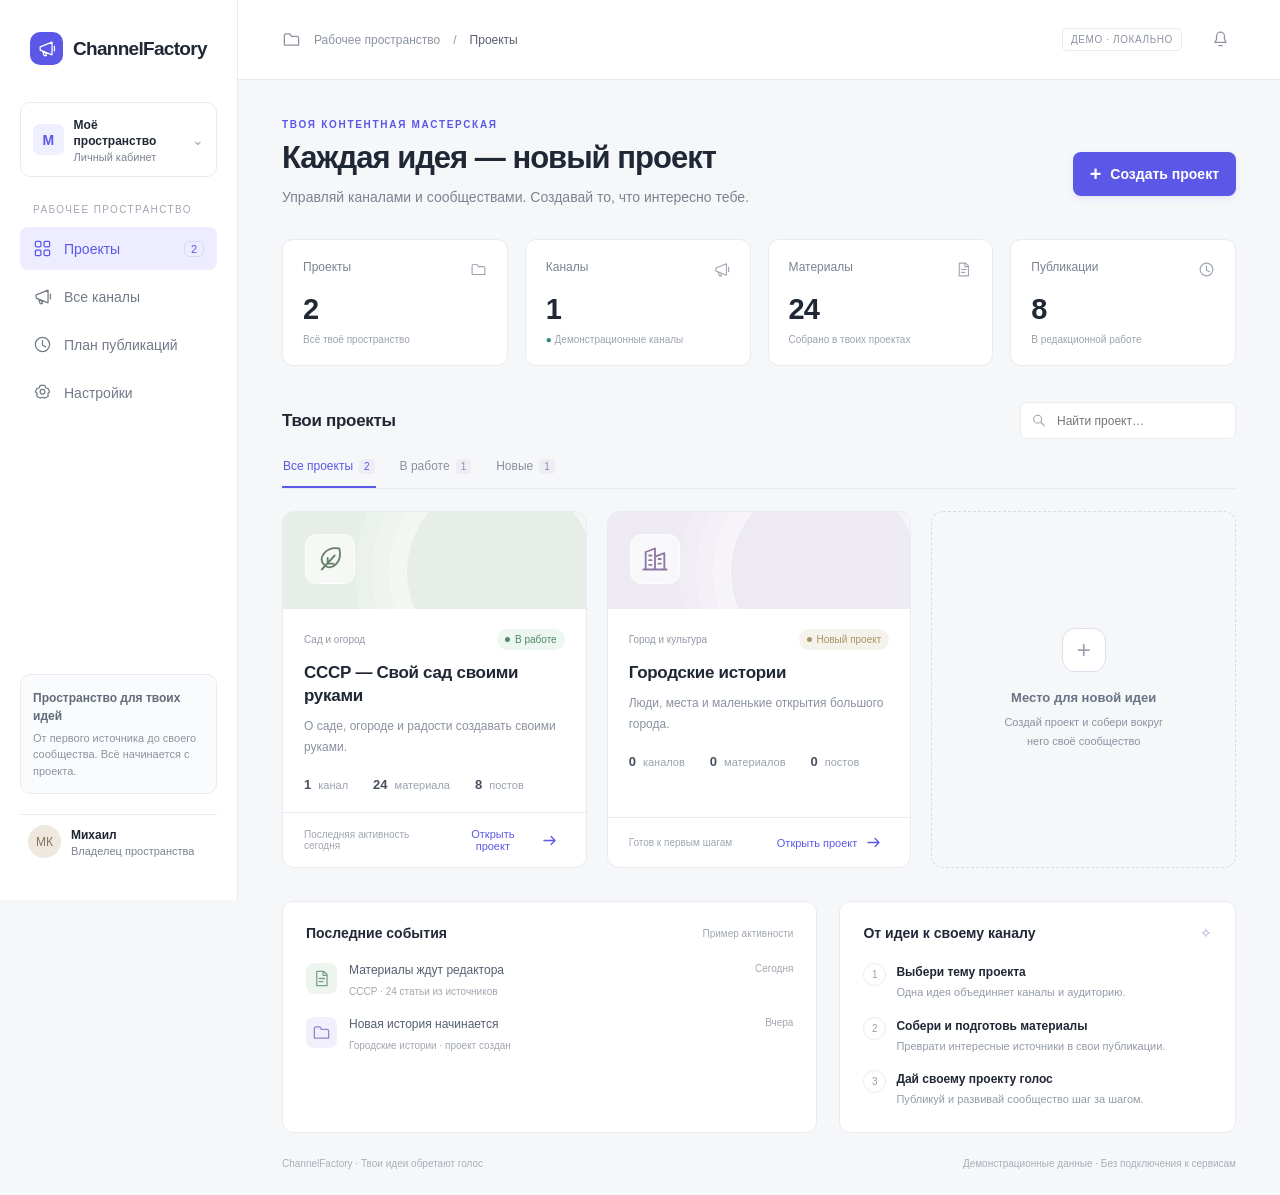
<file: CF-application/prototype/index.html>
<!doctype html>
<html lang="ru">
<head>
<meta charset="utf-8"><meta name="viewport" content="width=device-width,initial-scale=1">
<title>Проекты · ChannelFactory</title>
<style>
:root{--bg:#f6f7f9;--ink:#202735;--muted:#7b8391;--line:#e8ebf0;--accent:#5b58e8;--green:#31866b}*{box-sizing:border-box}body{margin:0;font:14px -apple-system,BlinkMacSystemFont,"Segoe UI",sans-serif;color:var(--ink);background:var(--bg)}button,input,select{font:inherit}button,a{ -webkit-tap-highlight-color:transparent}button{cursor:pointer}button:focus-visible,a:focus-visible,input:focus-visible,select:focus-visible{outline:3px solid #aaa8ff;outline-offset:3px}button{border:0;background:none;color:inherit}a{color:inherit;text-decoration:none}.shell{display:grid;grid-template-columns:238px 1fr;min-height:100vh}.sidebar{background:#fff;border-right:1px solid var(--line);padding:32px 20px;display:flex;flex-direction:column;position:sticky;top:0;height:100vh}.brand{display:flex;align-items:center;gap:10px;font-size:19px;font-weight:750;letter-spacing:-.7px;padding:0 10px}.logo{background:var(--accent);border-radius:10px;color:white;padding:7px;display:grid;place-items:center}.logo svg{width:23px;height:23px}.workspace{margin:37px 0 27px;padding:13px 12px;border:1px solid var(--line);border-radius:10px;display:flex;gap:10px;align-items:center}.workspace-icon{width:31px;height:31px;background:#f0efff;color:var(--accent);border-radius:7px;display:grid;place-items:center;font-weight:700}.workspace small{display:block;color:var(--muted);font-size:11px;margin-top:3px}.nav-label{font-size:10px;color:#a0a7b2;letter-spacing:1.4px;padding:0 13px;margin:0 0 12px}.nav{display:flex;flex-direction:column;gap:5px}.nav button{display:flex;gap:12px;align-items:center;padding:12px 13px;text-align:left;border-radius:8px;color:#737b89;font-weight:500}.nav button:hover{background:#f6f6fb}.nav button.active{background:#eeedff;color:var(--accent)}svg.icon{width:19px;height:19px;fill:none;stroke:currentColor;stroke-width:1.6;stroke-linecap:round;stroke-linejoin:round;flex-shrink:0}.badge-count{margin-left:auto;font-size:11px;border:1px solid #dad8ff;padding:1px 6px;border-radius:5px}.side-bottom{margin-top:auto}.demo-note{border:1px solid var(--line);background:#fafbfc;border-radius:10px;padding:14px 12px;line-height:1.5;color:#8c93a1;font-size:11px;margin-bottom:20px}.demo-note b{display:block;color:#626b7b;font-size:12px;margin-bottom:5px}.profile{display:flex;gap:10px;align-items:center;padding:10px 8px;border-top:1px solid var(--line)}.avatar{width:33px;height:33px;border-radius:50%;background:#eee8df;color:#86755c;display:grid;place-items:center;font-size:12px}.profile small{display:block;color:var(--muted);font-size:11px;margin-top:3px}.main{min-width:0}.topbar{height:80px;background:#fff;border-bottom:1px solid var(--line);display:flex;justify-content:space-between;align-items:center;padding:0 44px;color:#8c94a2;font-size:12px}.breadcrumb{display:flex;align-items:center;gap:13px}.breadcrumb b{color:#576070;font-weight:500}.top-actions{display:flex;align-items:center;gap:23px}.demo-tag{font-size:10px;border:1px solid var(--line);border-radius:5px;padding:5px 8px;letter-spacing:.6px}.content{max-width:1410px;margin:auto;padding:39px 44px 26px}.eyebrow{font-size:10px;color:var(--accent);letter-spacing:1.7px;font-weight:650;margin-bottom:10px}.heading{display:flex;justify-content:space-between;align-items:center;gap:20px}h1{font-size:31px;letter-spacing:-1px;font-weight:650;margin:0 0 10px}p.sub{color:var(--muted);line-height:1.6;margin:0}.primary{background:var(--accent);color:white;border-radius:8px;padding:12px 17px;display:inline-flex;gap:9px;align-items:center;white-space:nowrap;font-weight:550;box-shadow:0 3px 7px #5b58e81a}.primary:hover{background:#4945d2}.secondary{background:#fff;border:1px solid var(--line);padding:9px 13px;border-radius:7px;color:#6d7584}.stats{display:grid;grid-template-columns:repeat(4,1fr);gap:17px;margin:31px 0 36px}.stat{background:#fff;border:1px solid var(--line);border-radius:11px;padding:20px}.stat-top{display:flex;justify-content:space-between;color:var(--muted);font-size:12px}.stat-top svg{color:#a0a7b3;width:17px}.stat-number{font-size:29px;letter-spacing:-1px;margin:14px 0 8px;font-weight:600}.stat-foot{font-size:10px;color:#9ca3ae}.stat-foot span{color:var(--green)}.section-top{display:flex;align-items:center;justify-content:space-between;margin-bottom:20px}.section-top h2{font-size:17px;letter-spacing:-.3px;margin:0}.tabs{display:flex;gap:23px;border-bottom:1px solid var(--line);margin-bottom:22px}.tab{padding:0 1px 13px;color:#89919f;font-size:12px;border-bottom:2px solid transparent}.tab.active{color:var(--accent);border-color:var(--accent)}.tab span{font-size:10px;background:#eeedf5;border-radius:4px;padding:2px 5px;margin-left:6px}.search{display:flex;align-items:center;gap:8px;border:1px solid var(--line);background:white;border-radius:7px;padding:8px 10px}.search input{border:0;outline:0;width:170px;color:var(--ink);background:none;font-size:12px}.search svg{width:16px;color:#9ca4b0}.projects{display:grid;grid-template-columns:repeat(3,minmax(0,1fr));gap:20px}.project{background:white;border:1px solid var(--line);border-radius:12px;overflow:hidden;transition:transform .18s,box-shadow .18s;display:flex;flex-direction:column}.project:hover{transform:translateY(-3px);box-shadow:0 8px 25px #28364d08}.project-cover{height:97px;position:relative;overflow:hidden;padding:22px}.garden{background:#e7eee7}.urban{background:#edeaf3}.new-project{background:#e9edf5}.cover-lines{position:absolute;right:-10px;top:-35px;width:190px;height:190px;border:1px solid #ffffffa0;border-radius:50%;box-shadow:0 0 0 17px #ffffff35,0 0 0 34px #ffffff30,0 0 0 51px #ffffff25;transform:rotate(-25deg)}.project-monogram{position:relative;width:50px;height:50px;border:1px solid #ffffffa0;background:#ffffff9c;border-radius:12px;display:grid;place-items:center;color:#68826b}.urban .project-monogram{color:#8e79a4}.new-project .project-monogram{color:#657da2}.project-monogram svg{width:28px;height:28px}.status{display:inline-flex;align-items:center;gap:5px;font-size:10px;border-radius:20px;padding:5px 8px;background:#edf6f0;color:#4d8b69}.status:before{content:'';width:5px;height:5px;border-radius:50%;background:currentColor}.status.draft{background:#f4f2eb;color:#ab9565}.project-body{padding:20px 21px;flex:1}.project-header{display:flex;justify-content:space-between;align-items:center;margin-bottom:12px}.project-category{font-size:10px;color:#929aa6}.project-title{display:block;text-align:left;font-size:17px;font-weight:630;letter-spacing:-.3px;line-height:1.35;padding:0;margin:0 0 8px}.project-title:hover{color:var(--accent)}.project-description{font-size:12px;color:#8a929f;line-height:1.7;min-height:41px;margin:0 0 20px}.project-metrics{display:flex;gap:25px;font-size:11px;color:#9ba2ad}.project-metrics b{color:#465061;font-size:13px;font-weight:600;margin-right:4px}.project-footer{display:flex;justify-content:space-between;align-items:center;border-top:1px solid var(--line);padding:14px 21px;font-size:10px;color:#a0a6b1}.project-footer button{color:var(--accent);display:flex;align-items:center;gap:7px;font-size:11px}.create-card{border:1px dashed #d8dce5;border-radius:12px;min-height:320px;display:flex;flex-direction:column;align-items:center;justify-content:center;text-align:center;color:#8992a2;padding:25px}.create-card:hover{border-color:var(--accent);background:#f0efff70}.add-icon{border-radius:13px;border:1px solid #dddfea;background:white;width:44px;height:44px;display:grid;place-items:center;color:#9a9eaf;font-size:24px;margin-bottom:18px}.create-card b{font-weight:550;color:#697386;margin-bottom:8px;font-size:13px}.create-card p{font-size:11px;line-height:1.8;margin:0;max-width:180px}.lower{display:grid;grid-template-columns:1.35fr 1fr;gap:22px;margin-top:33px}.panel{background:white;border:1px solid var(--line);border-radius:11px;padding:23px}.panel h2{font-size:14px;margin:0}.panel-head{display:flex;align-items:center;justify-content:space-between;margin-bottom:22px}.text-link{font-size:11px;color:var(--accent)}.activity{display:flex;gap:12px;margin:19px 0}.activity-icon{width:31px;height:31px;display:grid;place-items:center;background:#f0effb;color:#8d89c9;border-radius:8px}.activity-icon.green{background:#eef5ef;color:#76a086}.activity p{margin:0 0 5px;font-size:12px;color:#555f70}.activity small{font-size:10px;color:#a1a7b1}.activity time{margin-left:auto;color:#a1a7b1;font-size:10px;white-space:nowrap}.steps{display:flex;gap:10px;margin-bottom:15px}.step-number{font-size:10px;flex-shrink:0;border:1px solid var(--line);width:23px;height:23px;border-radius:50%;display:grid;place-items:center;color:#9a9fae}.steps b{font-size:12px;font-weight:550}.steps p{font-size:11px;color:#949ca8;line-height:1.6;margin:5px 0 0}.footer{display:flex;justify-content:space-between;color:#a8aeba;font-size:10px;padding-top:25px}.empty{grid-column:1/-1;padding:40px;text-align:center;color:var(--muted)}dialog{border:1px solid var(--line);border-radius:16px;width:min(470px,calc(100% - 32px));padding:28px;color:var(--ink);box-shadow:0 25px 90px #1d24472b}dialog::backdrop{background:#22294066;backdrop-filter:blur(3px)}dialog h2{margin:0 0 10px;font-size:22px}dialog p{font-size:12px;color:var(--muted);line-height:1.6}label{display:block;margin:20px 0 7px;font-size:12px}dialog input,dialog select{width:100%;border:1px solid #dfe3eb;border-radius:7px;padding:11px;background:white;color:var(--ink)}.dialog-actions{display:flex;justify-content:flex-end;gap:10px;margin-top:25px}.detail-hero{border:1px solid var(--line);background:#edf2ec;border-radius:12px;padding:27px;margin-top:28px;display:flex;justify-content:space-between;align-items:center}.detail-hero h2{margin:10px 0;font-size:23px}.project-nav{margin:24px 0;display:flex;gap:8px;flex-wrap:wrap}.project-nav button{padding:10px 15px;border-radius:7px;border:1px solid var(--line);background:white;font-size:12px}.project-nav button.active{background:#eeedff;color:var(--accent);border-color:#dcd9ff}.detail-panel{min-height:220px}.detail-row{padding:17px 0;border-bottom:1px solid var(--line);display:flex;align-items:center;justify-content:space-between;gap:15px}.detail-row:last-child{border:0}.detail-row p{font-size:11px;color:var(--muted);margin-bottom:0}.toast{position:fixed;bottom:25px;left:50%;transform:translateX(-50%);background:#272b40;color:white;border-radius:9px;padding:14px 21px;box-shadow:0 8px 30px #0002;z-index:5;font-size:12px}.mobile-brand{display:none} @media(min-width:1550px){.projects{grid-template-columns:repeat(4,minmax(0,1fr))}}@media(max-width:1100px){.shell{grid-template-columns:200px 1fr}.sidebar{padding:25px 12px}.brand{font-size:16px}.content{padding:30px 26px}.topbar{padding:0 26px}.projects{grid-template-columns:repeat(2,minmax(0,1fr))}.stats{gap:10px}.stat{padding:15px}.lower{grid-template-columns:1fr}.create-card{min-height:280px}}@media(max-width:720px){.shell{display:block}.sidebar{position:static;height:auto;padding:17px;border-right:0;border-bottom:1px solid var(--line)}.brand{padding:0}.workspace,.nav-label,.side-bottom{display:none}.nav{flex-direction:row;margin-top:18px;overflow:auto}.nav button{white-space:nowrap;padding:9px;font-size:12px}.nav svg{width:16px}.topbar{height:55px;padding:0 20px}.top-actions{gap:10px}.content{padding:27px 20px}.heading{align-items:flex-start;flex-direction:column}h1{font-size:27px}.stats{grid-template-columns:repeat(2,1fr);margin:25px 0}.stat-number{font-size:25px}.projects{grid-template-columns:1fr}.create-card{min-height:190px}.section-top{gap:10px}.search input{width:120px}.lower{margin-top:24px}.footer{gap:16px;line-height:1.6}.demo-tag{font-size:8px}.detail-hero{align-items:flex-start;gap:20px}.project-metrics{gap:18px}}
</style>
</head>
<body>
<svg style="display:none" xmlns="http://www.w3.org/2000/svg"><defs>
<symbol id="grid" viewBox="0 0 24 24"><rect x="3" y="3" width="7" height="7" rx="1.5"/><rect x="14" y="3" width="7" height="7" rx="1.5"/><rect x="3" y="14" width="7" height="7" rx="1.5"/><rect x="14" y="14" width="7" height="7" rx="1.5"/></symbol>
<symbol id="folder" viewBox="0 0 24 24"><path d="M3 7a2 2 0 0 1 2-2h5l2 3h7a2 2 0 0 1 2 2v9H3Z"/></symbol>
<symbol id="channel" viewBox="0 0 24 24"><path d="m4 10 15-6v16L4 14zM7 15l2 6h3l-2-5M22 9v6"/></symbol>
<symbol id="paper" viewBox="0 0 24 24"><path d="M6 3h9l4 4v14H6zM14 3v5h5M9 12h7M9 16h5"/></symbol>
<symbol id="clock" viewBox="0 0 24 24"><circle cx="12" cy="12" r="9"/><path d="M12 7v6l4 2"/></symbol>
<symbol id="settings" viewBox="0 0 24 24"><path d="m9 3-1 3-3 1-2 4 2 2v4l4 2 3-1 3 1 4-2v-4l2-2-2-4-3-1-1-3z"/><circle cx="12" cy="11" r="3"/></symbol>
<symbol id="arrow" viewBox="0 0 24 24"><path d="M5 12h14m-5-5 5 5-5 5"/></symbol>
<symbol id="leaf" viewBox="0 0 24 24"><path d="M20 3C8 1 1 12 7 17c6 6 16-2 13-14ZM5 21 16 9M10 16v-5m0 5h5"/></symbol>
<symbol id="building" viewBox="0 0 24 24"><path d="M4 21V6l8-3v18M12 10l8-3v14M2 21h20M7 9h2m-2 4h2m-2 4h2m6-5h2m-2 4h2"/></symbol>
<symbol id="search" viewBox="0 0 24 24"><circle cx="10" cy="10" r="6"/><path d="m15 15 5 5"/></symbol>
<symbol id="bell" viewBox="0 0 24 24"><path d="M5 17h14l-2-4V9a5 5 0 0 0-10 0v4zM10 21h4"/></symbol>
</defs></svg>
<div class="shell"><aside class="sidebar">
<a class="brand" href="#projects"><span class="logo"><svg class="icon"><use href="#channel"/></svg></span>ChannelFactory</a>
<div class="workspace"><span class="workspace-icon">М</span><div><b style="font-size:12px">Моё пространство</b><small>Личный кабинет</small></div><span style="margin-left:auto;color:#a2a8b2">⌄</span></div>
<p class="nav-label">РАБОЧЕЕ ПРОСТРАНСТВО</p>
<nav class="nav" aria-label="Главное меню"><button data-page="projects" class="active"><svg class="icon"><use href="#grid"/></svg>Проекты<span class="badge-count" id="nav-count">2</span></button><button data-page="channels"><svg class="icon"><use href="#channel"/></svg>Все каналы</button><button data-page="calendar"><svg class="icon"><use href="#clock"/></svg>План публикаций</button><button data-page="settings"><svg class="icon"><use href="#settings"/></svg>Настройки</button></nav>
<div class="side-bottom"><div class="demo-note"><b>Пространство для твоих идей</b>От первого источника до своего сообщества. Всё начинается с проекта.</div><div class="profile"><span class="avatar">МК</span><div><b style="font-size:12px">Михаил</b><small>Владелец пространства</small></div></div></div></aside>
<div class="main"><header class="topbar"><div class="breadcrumb"><svg class="icon"><use href="#folder"/></svg><span>Рабочее пространство</span><span>/</span><b id="crumb">Проекты</b></div><div class="top-actions"><span class="demo-tag">ДЕМО · ЛОКАЛЬНО</span><button aria-label="Уведомления" id="notifications"><svg class="icon"><use href="#bell"/></svg></button></div></header><main class="content" id="app"></main></div></div>
<dialog id="project-dialog"><form id="project-form"><div style="display:flex;justify-content:space-between;align-items:center"><span class="eyebrow">НОВАЯ ИДЕЯ</span><button type="button" id="close-dialog" aria-label="Закрыть">✕</button></div><h2>Создать проект</h2><p>Объедини каналы, источники и публикации вокруг одной темы. Название можно будет изменить.</p><label for="project-name">Название проекта</label><input id="project-name" name="name" required maxlength="70" placeholder="Например, Путешествия рядом"><label for="project-description">О чём этот проект</label><input id="project-description" name="description" maxlength="150" placeholder="Тема, идея или будущая аудитория"><label for="project-category">Тематика</label><select id="project-category" name="category"><option>Образ жизни</option><option>Сад и огород</option><option>Город и культура</option><option>Технологии</option><option>Другое</option></select><p>В этом прототипе проект сохраняется только в твоём браузере.</p><div class="dialog-actions"><button type="button" class="secondary" id="cancel-dialog">Отмена</button><button class="primary" type="submit">Создать проект <span>→</span></button></div></form></dialog>
<script>
// Автономный прототип: данные остаются в браузере, внешних запросов нет.
const $=s=>document.querySelector(s);const icon=id=>`<svg class="icon" aria-hidden="true"><use href="#${id}"/></svg>`;const esc=s=>String(s).replace(/[&<>"']/g,c=>({'&':'&amp;','<':'&lt;','>':'&gt;','"':'&quot;',"'":'&#39;'}[c]));
const initial=[{id:'garden',name:'СССР — Свой сад своими руками',description:'О саде, огороде и радости создавать своими руками.',category:'Сад и огород',status:'active',channels:1,materials:24,posts:8,theme:'garden',symbol:'leaf'},{id:'city',name:'Городские истории',description:'Люди, места и маленькие открытия большого города.',category:'Город и культура',status:'draft',channels:0,materials:0,posts:0,theme:'urban',symbol:'building'}];
let projects;try{projects=JSON.parse(localStorage.getItem('cf-prototype-projects-v1'))||initial;if(!Array.isArray(projects)||!projects.every(p=>p&&typeof p.name==='string'&&typeof p.id==='string'))projects=initial}catch{projects=initial}
let filter='all',query='',view='projects',selected=null,detailTab='Обзор';const total=key=>projects.reduce((n,p)=>n+(Number(p[key])||0),0);function toast(text){document.querySelector('.toast')?.remove();const el=document.createElement('div');el.className='toast';el.setAttribute('role','status');el.textContent=text;document.body.append(el);setTimeout(()=>el.remove(),3800)}
function save(){try{localStorage.setItem('cf-prototype-projects-v1',JSON.stringify(projects))}catch{toast('Хранилище недоступно: проект сохранён до закрытия страницы')}}
function openDialog(){$('#project-dialog').showModal();$('#project-name').focus()}
function footer(){return '<footer class="footer"><span>ChannelFactory · Твои идеи обретают голос</span><span>Демонстрационные данные · Без подключения к сервисам</span></footer>'}
function stats(){return `<div class="stats">${[['Проекты',projects.length,'folder','Всё твоё пространство'],['Каналы',total('channels'),'channel','<span>●</span> Демонстрационные каналы'],['Материалы',total('materials'),'paper','Собрано в твоих проектах'],['Публикации',total('posts'),'clock','В редакционной работе']].map(([l,n,i,f])=>`<div class="stat"><div class="stat-top">${l}${icon(i)}</div><div class="stat-number">${n}</div><div class="stat-foot">${f}</div></div>`).join('')}</div>`}
function plural(n,one,few,many){return n%100>=11&&n%100<=14?many:n%10===1?one:n%10>=2&&n%10<=4?few:many}
function card(p){return `<article class="project"><div class="project-cover ${esc(p.theme)}"><div class="cover-lines"></div><div class="project-monogram">${icon(p.symbol)}</div></div><div class="project-body"><div class="project-header"><span class="project-category">${esc(p.category)}</span><span class="status ${p.status==='draft'?'draft':''}">${p.status==='active'?'В работе':'Новый проект'}</span></div><button class="project-title" data-project="${esc(p.id)}">${esc(p.name)}</button><p class="project-description">${esc(p.description||'Здесь начинается твоя новая история.')}</p><div class="project-metrics"><span><b>${p.channels}</b> ${plural(p.channels,'канал','канала','каналов')}</span><span><b>${p.materials}</b> ${plural(p.materials,'материал','материала','материалов')}</span><span><b>${p.posts}</b> ${plural(p.posts,'пост','поста','постов')}</span></div></div><div class="project-footer"><span>${p.id==='garden'?'Последняя активность сегодня':'Готов к первым шагам'}</span><button data-project="${esc(p.id)}">Открыть проект ${icon('arrow')}</button></div></article>`}
function cards(){const list=projects.filter(p=>(filter==='all'||p.status===filter)&&p.name.toLocaleLowerCase('ru').includes(query.toLocaleLowerCase('ru')));$('#cards').innerHTML=list.map(card).join('')+(query&&!list.length?'<div class="empty">Проекты не найдены. Попробуй другое название.</div>':'')+`<button class="create-card" data-create><span class="add-icon">+</span><b>Место для новой идеи</b><p>Создай проект и собери вокруг него своё сообщество</p></button>`}
function renderProjects(){view='projects';selected=null;$('#crumb').textContent='Проекты';$('#app').innerHTML=`<div class="eyebrow">ТВОЯ КОНТЕНТНАЯ МАСТЕРСКАЯ</div><div class="heading"><div><h1>Каждая идея — новый проект</h1><p class="sub">Управляй каналами и сообществами. Создавай то, что интересно тебе.</p></div><button class="primary" data-create><span style="font-size:20px;line-height:1">+</span> Создать проект</button></div>${stats()}<div class="section-top"><h2>Твои проекты</h2><label class="search" style="margin:0">${icon('search')}<input aria-label="Поиск проектов" id="search" placeholder="Найти проект…" value="${esc(query)}"></label></div><div class="tabs" role="group" aria-label="Фильтр проектов">${[['all','Все проекты'],['active','В работе'],['draft','Новые']].map(([v,l])=>`<button class="tab ${filter===v?'active':''}" data-filter="${v}" aria-pressed="${filter===v}">${l}<span>${projects.filter(p=>v==='all'||p.status===v).length}</span></button>`).join('')}</div><section class="projects" id="cards" aria-label="Проекты"></section><div class="lower"><section class="panel"><div class="panel-head"><h2>Последние события</h2><span style="font-size:10px;color:#a1a7b1">Пример активности</span></div><div class="activity"><span class="activity-icon green">${icon('paper')}</span><div><p>Материалы ждут редактора</p><small>СССР · 24 статьи из источников</small></div><time>Сегодня</time></div><div class="activity"><span class="activity-icon">${icon('folder')}</span><div><p>Новая история начинается</p><small>Городские истории · проект создан</small></div><time>Вчера</time></div></section><section class="panel"><div class="panel-head"><h2>От идеи к своему каналу</h2><span style="color:#a09ccb">✧</span></div><div class="steps"><span class="step-number">1</span><div><b>Выбери тему проекта</b><p>Одна идея объединяет каналы и аудиторию.</p></div></div><div class="steps"><span class="step-number">2</span><div><b>Собери и подготовь материалы</b><p>Преврати интересные источники в свои публикации.</p></div></div><div class="steps" style="margin-bottom:0"><span class="step-number">3</span><div><b>Дай своему проекту голос</b><p>Публикуй и развивай сообщество шаг за шагом.</p></div></div></section></div>${footer()}`;cards();$('#search').addEventListener('input',e=>{query=e.target.value;cards()});markNav('projects')}
function markNav(page){document.querySelectorAll('[data-page]').forEach(b=>b.classList.toggle('active',b.dataset.page===page));$('#nav-count').textContent=projects.length}
function openProject(id,tab='Обзор'){const p=projects.find(p=>p.id===id);if(!p)return;selected=id;view='detail';detailTab=tab;$('#crumb').textContent=p.name;markNav('projects');const rows=tab==='Каналы'?(p.channels?[['СССР — Свой сад своими руками','Telegram · демонстрационный канал','В работе']]:[]):tab==='Материалы'?(p.materials?[['Земляника осенью','Ботаничка · исходный материал','Загружен'],['Подготовка почвы к новому сезону','Ботаничка · исходный материал','К обработке']]:[]):tab==='Публикации'?(p.posts?[['Земляника осенью: забота о будущем урожае','Редакционный пост · пример','Черновик'],['Что сделать в саду в октябре','Редакционный пост · пример','Готов']]:[]):[];$('#app').innerHTML=`<button class="text-link" id="back-projects">← Все проекты</button><div class="detail-hero"><div><span class="eyebrow">${esc(p.category)}</span><h2>${esc(p.name)}</h2><p class="sub">${esc(p.description||'Твой новый проект готов к первым шагам.')}</p></div><span class="status ${p.status==='draft'?'draft':''}">${p.status==='active'?'В работе':'Новый проект'}</span></div><nav class="project-nav" aria-label="Разделы проекта">${['Обзор','Каналы','Материалы','Публикации','Обращения','Настройки'].map(t=>`<button data-detail-tab="${t}" class="${t===tab?'active':''}">${t}</button>`).join('')}</nav>${tab==='Обзор'?`<div class="stats">${[['Каналы',p.channels],['Материалы',p.materials],['Публикации',p.posts],['Обращения',0]].map(([l,n])=>`<div class="stat"><div class="stat-top">${l}</div><div class="stat-number">${n}</div><div class="stat-foot">В этом проекте</div></div>`).join('')}</div><section class="panel"><h2>${p.channels?'Твоя редакционная работа':'Начни с первого канала'}</h2><p class="sub" style="margin-top:14px">${p.channels?'Здесь собраны источники, черновики и публикации проекта. Выбери раздел, чтобы посмотреть примеры.':'Проект создан. Следующий шаг — подключить канал и выбрать источники материалов.'}</p><button class="primary" style="margin-top:22px" data-detail-tab="${p.channels?'Материалы':'Каналы'}">${p.channels?'Перейти к материалам':'Перейти к каналам'} →</button></section>`:`<section class="panel detail-panel"><div class="panel-head"><h2>${esc(tab)}</h2><span style="font-size:11px;color:var(--muted)">Демонстрационный раздел</span></div>${tab==='Настройки'?`<p class="sub">Название: ${esc(p.name)}<br>Тематика: ${esc(p.category)}<br>Изменение настроек появится при подключении приложения.</p>`:rows.length?rows.map(([a,b,c])=>`<div class="detail-row"><div><b style="font-size:13px">${a}</b><p>${b}</p></div><span class="status draft">${c}</span></div>`).join(''):`<div class="empty">${tab==='Обращения'?'Здесь появятся обращения твоих читателей.':tab==='Каналы'?'У проекта пока нет каналов. Подключение будет доступно в приложении.':'В этом разделе пока ничего нет.'}</div>`}</section>`}${footer()}`}
function renderPage(page){view=page;selected=null;const names={channels:'Все каналы',calendar:'План публикаций',settings:'Настройки'};$('#crumb').textContent=names[page];markNav(page);const body=page==='channels'?projects.filter(p=>p.channels).map(p=>`<div class="detail-row"><div><b>${esc(p.name)}</b><p>Telegram · ${p.channels} канал · демонстрационные данные</p></div><button class="text-link" data-project="${esc(p.id)}">В проект →</button></div>`).join('')||'<p class="sub">Пока нет каналов.</p>':page==='calendar'?'<div class="empty">Запланированных публикаций пока нет.<br><br>Подготовь пост в одном из проектов — здесь появится его расписание.</div>':'<div class="detail-row"><div><b>Моё пространство</b><p>Личный кабинет Михаила</p></div><span class="status">Локальный прототип</span></div><p class="sub" style="margin-top:20px">Новые проекты сохраняются в этом браузере. База данных, Telegram и другие сервисы не подключены.</p>';$('#app').innerHTML=`<div class="eyebrow">РАБОЧЕЕ ПРОСТРАНСТВО</div><h1>${names[page]}</h1><p class="sub">${page==='channels'?'Все каналы твоих проектов в одном месте.':page==='calendar'?'Будущие публикации во всех проектах.':'Параметры твоего рабочего пространства.'}</p><section class="panel" style="margin-top:30px">${body}</section>${footer()}`}
document.addEventListener('click',e=>{const b=e.target.closest('button,a');if(!b)return;if(b.hasAttribute('data-create'))openDialog();if(b.dataset.project)openProject(b.dataset.project);if(b.dataset.filter){filter=b.dataset.filter;renderProjects()}if(b.dataset.page){query='';filter='all';b.dataset.page==='projects'?renderProjects():renderPage(b.dataset.page)}if(b.dataset.detailTab&&selected)openProject(selected,b.dataset.detailTab);if(b.id==='back-projects'||b.classList.contains('brand')){query='';filter='all';renderProjects()}});
$('#project-form').addEventListener('submit',e=>{e.preventDefault();const data=new FormData(e.target),name=String(data.get('name')).trim();if(!name){$('#project-name').setCustomValidity('Введи название проекта');$('#project-name').reportValidity();return}projects.push({id:'p-'+Date.now(),name,description:String(data.get('description')).trim(),category:String(data.get('category')),status:'draft',channels:0,materials:0,posts:0,theme:'new-project',symbol:'folder'});save();$('#project-dialog').close();e.target.reset();query='';filter='all';renderProjects();toast('Проект создан. Открой его, чтобы продолжить.')});$('#project-name').addEventListener('input',()=>$('#project-name').setCustomValidity(''));$('#close-dialog').onclick=$('#cancel-dialog').onclick=()=>$('#project-dialog').close();$('#notifications').onclick=()=>toast('Новых уведомлений нет. Ты смотришь автономный прототип.');renderProjects();
</script>
</body></html>
</file>
